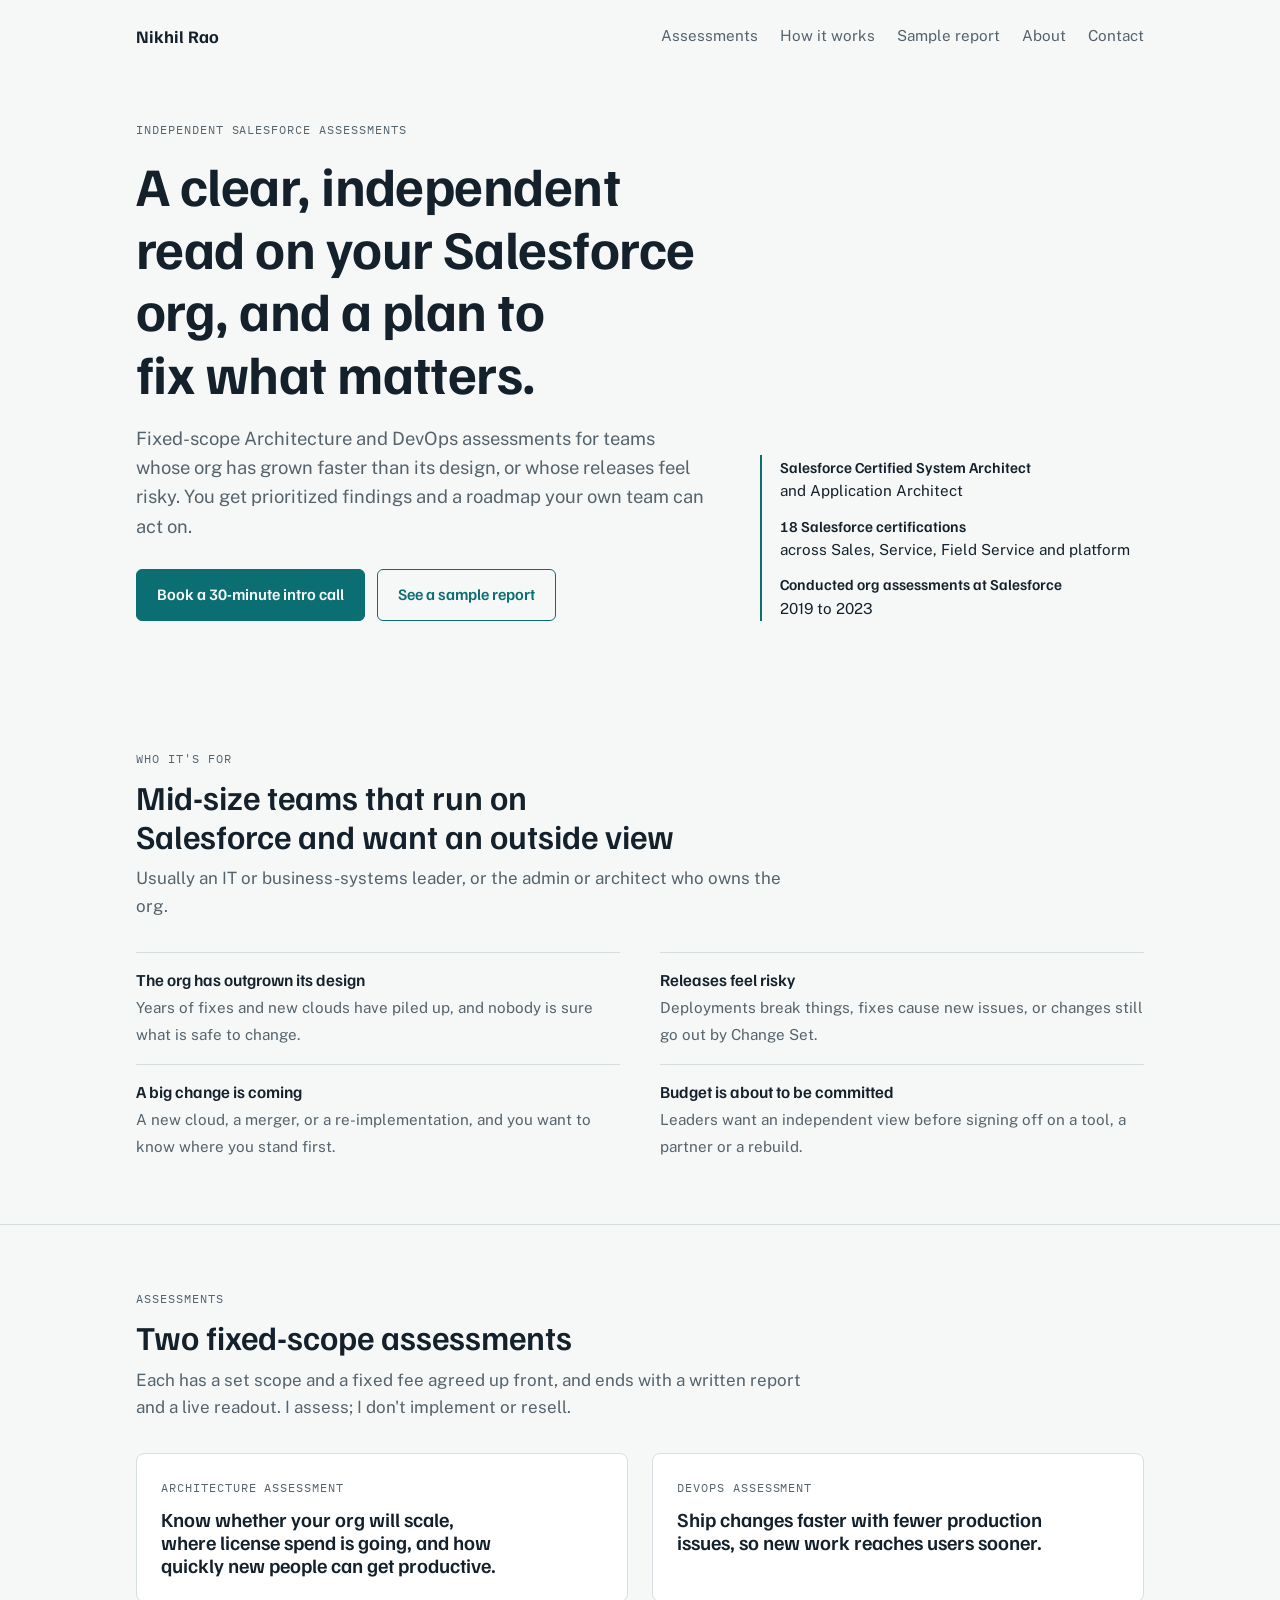
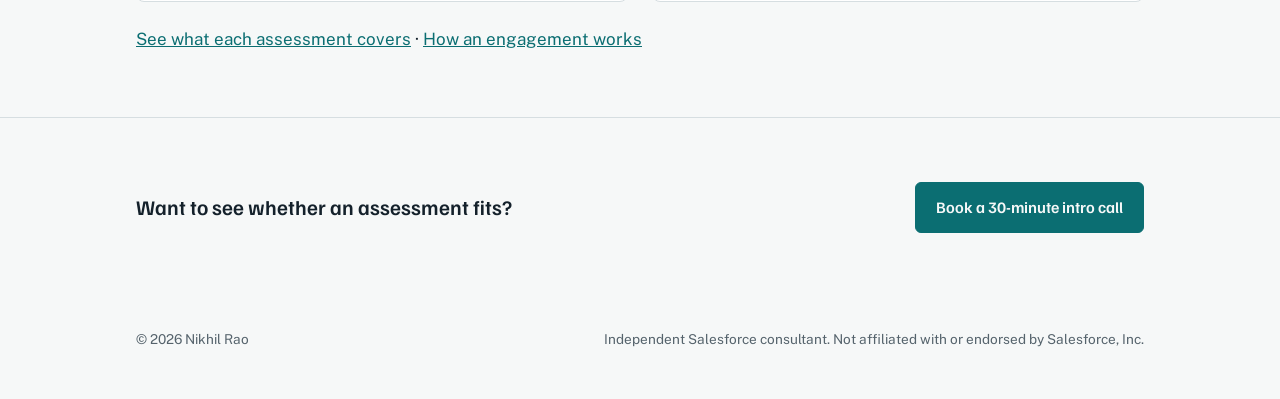
<file: index.html>
<!doctype html>
<html lang="en">
<head>
<meta charset="utf-8">
<meta name="viewport" content="width=device-width, initial-scale=1, viewport-fit=cover">
<meta name="claude:viewport-fit-sides" content="cover">
<title>Nikhil Rao Salesforce Assessments</title>
<meta name="description" content="Independent, fixed-scope Salesforce Architecture and DevOps assessments by Nikhil Rao, Salesforce Certified System and Application Architect.">
<link rel="preconnect" href="https://fonts.googleapis.com">
<link rel="preconnect" href="https://fonts.gstatic.com" crossorigin>
<link rel="stylesheet" href="https://fonts.googleapis.com/css2?family=Familjen+Grotesk:wght@500;600;700&family=Public+Sans:ital,wght@0,400;0,500;0,600;1,400&family=IBM+Plex+Mono:wght@400;500&display=swap">
<link rel="stylesheet" href="site.css">
</head>
<body>
<header class="top">
  <div class="wrap">
    <a class="brand" href="index.html">Nikhil Rao</a>
    <nav aria-label="Main">
      <a href="assessments.html">Assessments</a>
      <a href="how-it-works.html">How it works</a>
      <a href="sample-report.html">Sample report</a>
      <a href="about.html">About</a>
      <a href="contact.html">Contact</a>
    </nav>
  </div>
</header>

<main>
  <div class="hero">
    <div class="wrap">
      <div>
        <p class="label">Independent Salesforce assessments</p>
        <h1 style="margin-top:14px">A clear, independent read on your Salesforce org, and a plan to fix what matters.</h1>
        <p class="lede">Fixed-scope Architecture and DevOps assessments for teams whose org has grown faster than its design, or whose releases feel risky. You get prioritized findings and a roadmap your own team can act on.</p>
        <div class="cta-row">
          <a class="btn primary" href="https://calendar.app.google/TykURckgz5f3c3QM6" target="_blank" rel="noopener">Book a 30-minute intro call</a>
          <a class="btn secondary" href="sample-report.html">See a sample report</a>
        </div>
      </div>
      <div class="creds" aria-label="Credentials">
        <div><strong>Salesforce Certified System Architect</strong>and Application Architect</div>
        <div><strong>18 Salesforce certifications</strong>across Sales, Service, Field Service and platform</div>
        <div><strong>Conducted org assessments at Salesforce</strong>2019 to 2023</div>
      </div>
    </div>
  </div>

  <section id="fit">
    <div class="wrap">
      <div class="sec-head">
        <p class="label">Who it's for</p>
        <h2>Mid-size teams that run on Salesforce and want an outside view</h2>
        <p>Usually an IT or business-systems leader, or the admin or architect who owns the org.</p>
      </div>
      <ul class="fit">
        <li><strong>The org has outgrown its design</strong><span>Years of fixes and new clouds have piled up, and nobody is sure what is safe to change.</span></li>
        <li><strong>Releases feel risky</strong><span>Deployments break things, fixes cause new issues, or changes still go out by Change Set.</span></li>
        <li><strong>A big change is coming</strong><span>A new cloud, a merger, or a re-implementation, and you want to know where you stand first.</span></li>
        <li><strong>Budget is about to be committed</strong><span>Leaders want an independent view before signing off on a tool, a partner or a rebuild.</span></li>
      </ul>
    </div>
  </section>
  <section id="offer">
    <div class="wrap">
      <div class="sec-head">
        <p class="label">Assessments</p>
        <h2>Two fixed-scope assessments</h2>
        <p>Each has a set scope and a fixed fee agreed up front, and ends with a written report and a live readout. I assess; I don't implement or resell.</p>
      </div>
      <div class="teasers">
        <div class="teaser"><p class="label">Architecture Assessment</p><h3>Know whether your org will scale, where license spend is going, and how quickly new people can get productive.</h3></div>
        <div class="teaser"><p class="label">DevOps Assessment</p><h3>Ship changes faster with fewer production issues, so new work reaches users sooner.</h3></div>
      </div>
      <p class="more"><a href="assessments.html">See what each assessment covers</a> · <a href="how-it-works.html">How an engagement works</a></p>
    </div>
  </section>
  <section class="next">
    <div class="wrap">
      <p>Want to see whether an assessment fits?</p>
      <a class="btn primary" href="https://calendar.app.google/TykURckgz5f3c3QM6" target="_blank" rel="noopener">Book a 30-minute intro call</a>
    </div>
  </section>
</main>

<footer>
  <div class="wrap">
    <span>© 2026 Nikhil Rao</span>
    <span>Independent Salesforce consultant. Not affiliated with or endorsed by Salesforce, Inc.</span>
  </div>
</footer>
</body>
</html>
</file>
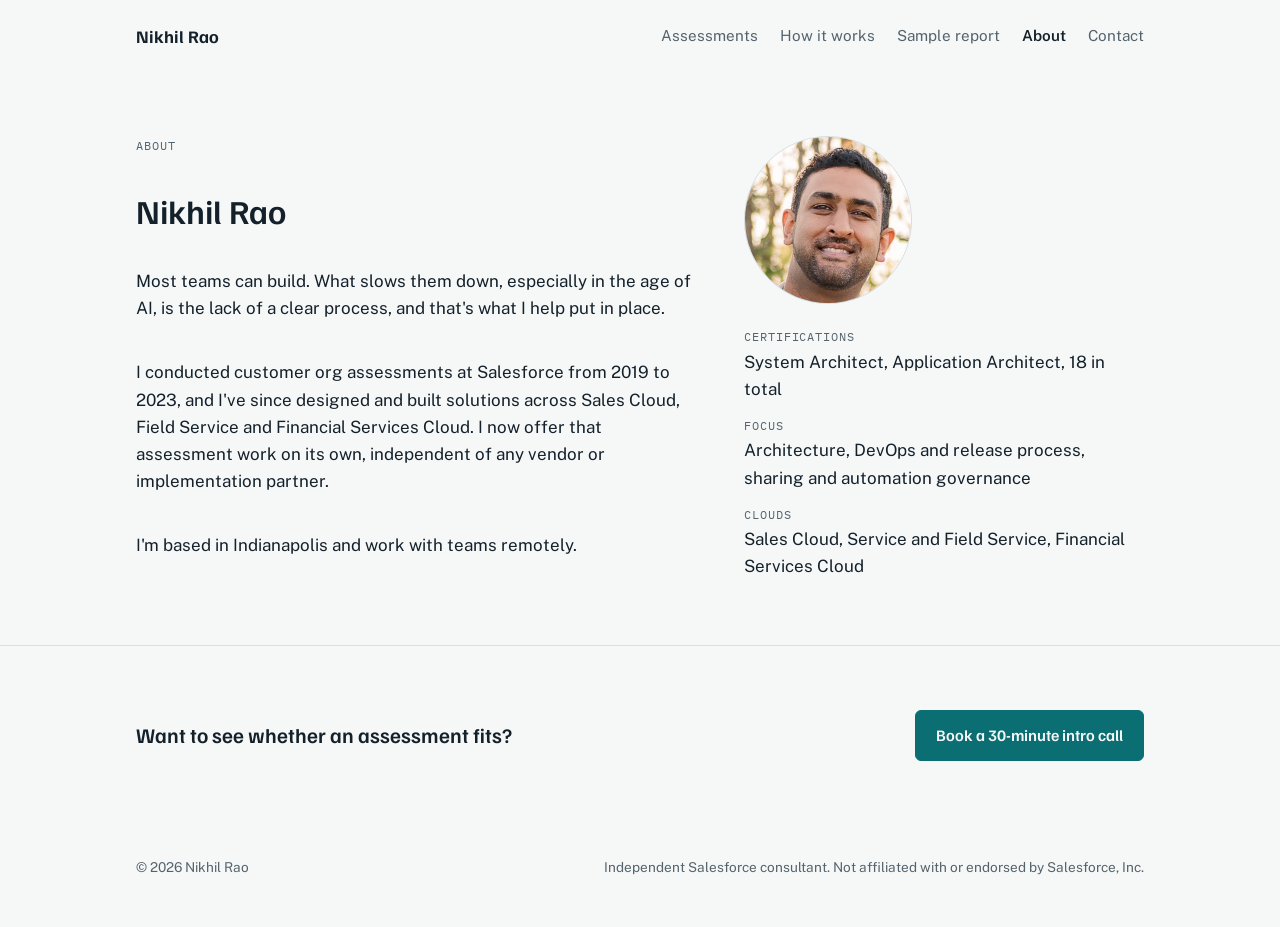
<file: about.html>
<!doctype html>
<html lang="en">
<head>
<meta charset="utf-8">
<meta name="viewport" content="width=device-width, initial-scale=1, viewport-fit=cover">
<meta name="claude:viewport-fit-sides" content="cover">
<title>About | Nikhil Rao Salesforce Assessments</title>
<meta name="description" content="Independent, fixed-scope Salesforce Architecture and DevOps assessments by Nikhil Rao, Salesforce Certified System and Application Architect.">
<link rel="preconnect" href="https://fonts.googleapis.com">
<link rel="preconnect" href="https://fonts.gstatic.com" crossorigin>
<link rel="stylesheet" href="https://fonts.googleapis.com/css2?family=Familjen+Grotesk:wght@500;600;700&family=Public+Sans:ital,wght@0,400;0,500;0,600;1,400&family=IBM+Plex+Mono:wght@400;500&display=swap">
<link rel="stylesheet" href="site.css">
</head>
<body>
<header class="top">
  <div class="wrap">
    <a class="brand" href="index.html">Nikhil Rao</a>
    <nav aria-label="Main">
      <a href="assessments.html">Assessments</a>
      <a href="how-it-works.html">How it works</a>
      <a href="sample-report.html">Sample report</a>
      <a href="about.html" aria-current="page">About</a>
      <a href="contact.html">Contact</a>
    </nav>
  </div>
</header>

<main>
  <section id="about">
    <div class="wrap about">
      <div class="copy">
        <p class="label">About</p>
        <h1>Nikhil Rao</h1>
        <p>Most teams can build. What slows them down, especially in the age of AI, is the lack of a clear process, and that's what I help put in place.</p>
        <p>I conducted customer org assessments at Salesforce from 2019 to 2023, and I've since designed and built solutions across Sales Cloud, Field Service and Financial Services Cloud. I now offer that assessment work on its own, independent of any vendor or implementation partner.</p>
        <p>I'm based in Indianapolis and work with teams remotely.</p>
      </div>
      <div class="about-side">
        <img class="headshot" src="nikhil-rao.jpg" alt="Photo of Nikhil Rao" width="280" height="280">
        <dl>
        <div><dt>Certifications</dt><dd>System Architect, Application Architect, 18 in total</dd></div>
        <div><dt>Focus</dt><dd>Architecture, DevOps and release process, sharing and automation governance</dd></div>
        <div><dt>Clouds</dt><dd>Sales Cloud, Service and Field Service, Financial Services Cloud</dd></div>
      </dl>
      </div>
    </div>
  </section>
  <section class="next">
    <div class="wrap">
      <p>Want to see whether an assessment fits?</p>
      <a class="btn primary" href="https://calendar.app.google/TykURckgz5f3c3QM6" target="_blank" rel="noopener">Book a 30-minute intro call</a>
    </div>
  </section>
</main>

<footer>
  <div class="wrap">
    <span>© 2026 Nikhil Rao</span>
    <span>Independent Salesforce consultant. Not affiliated with or endorsed by Salesforce, Inc.</span>
  </div>
</footer>
</body>
</html>
</file>
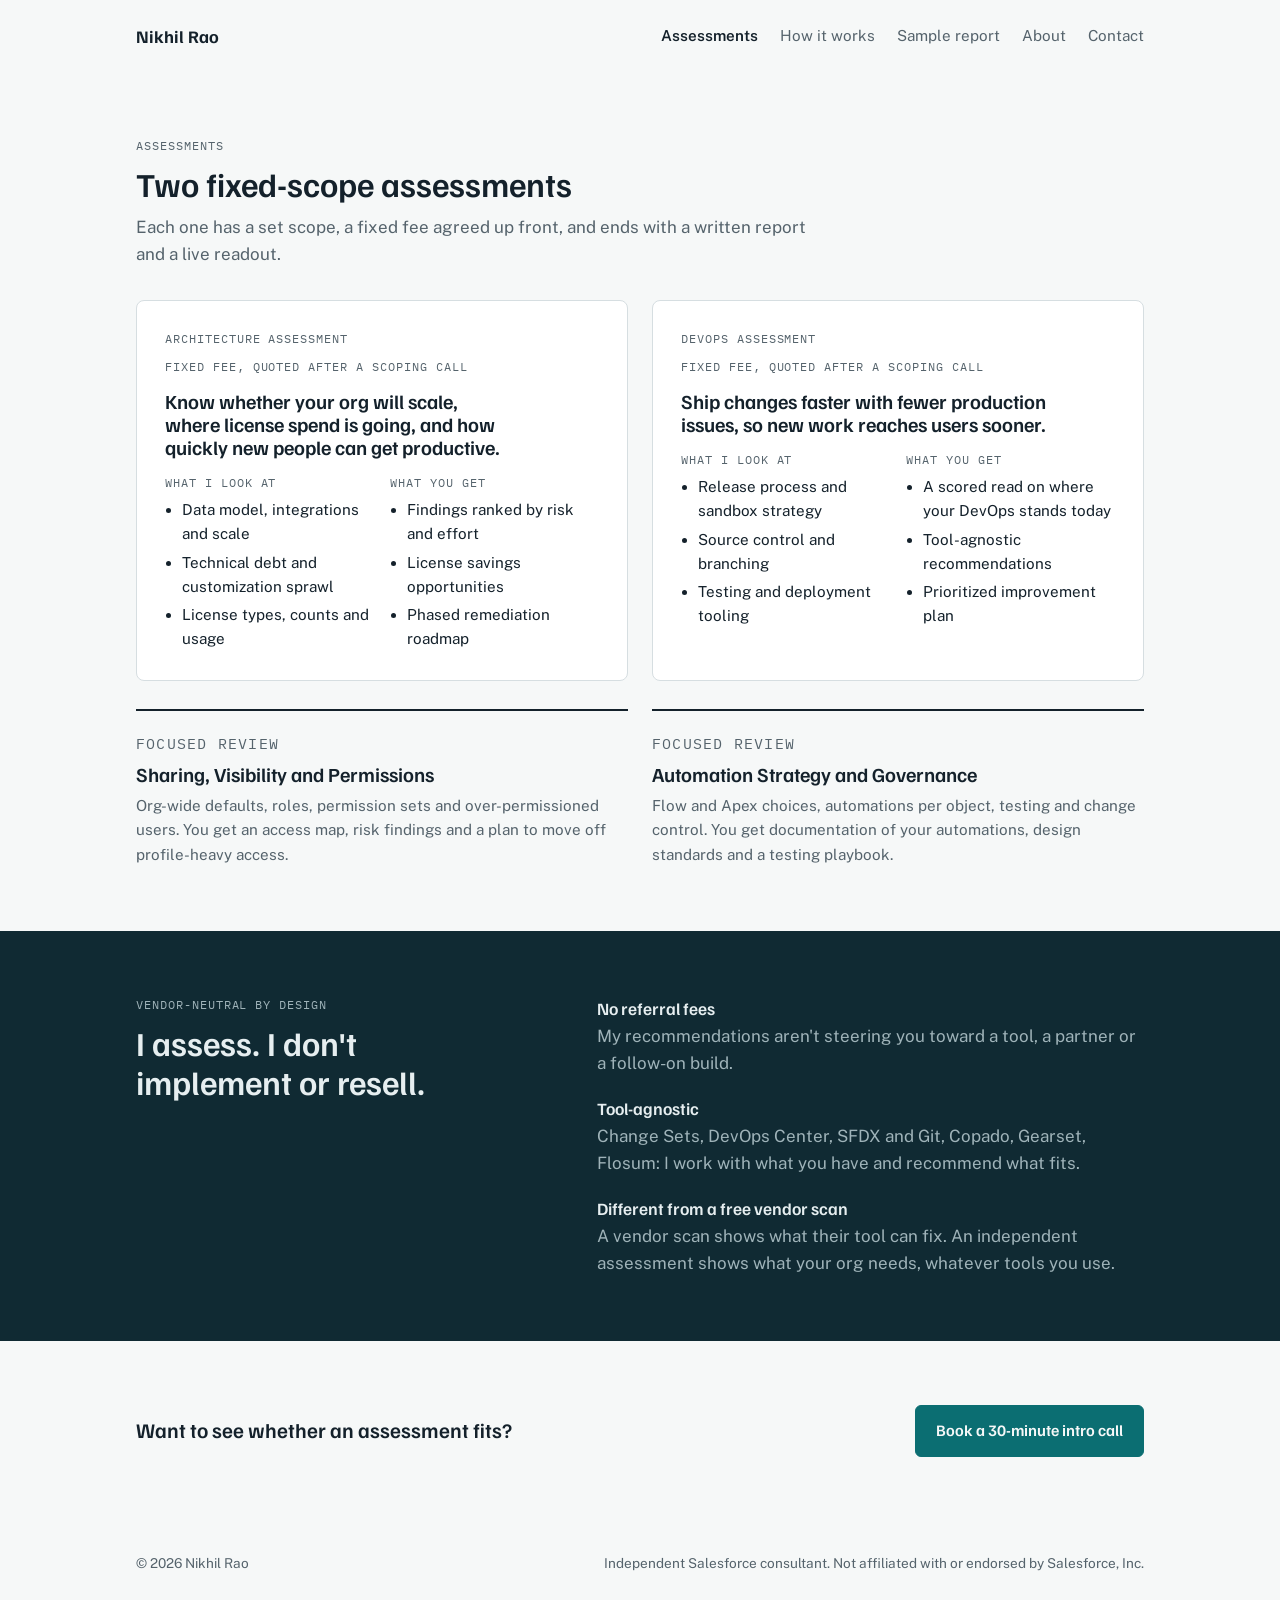
<file: assessments.html>
<!doctype html>
<html lang="en">
<head>
<meta charset="utf-8">
<meta name="viewport" content="width=device-width, initial-scale=1, viewport-fit=cover">
<meta name="claude:viewport-fit-sides" content="cover">
<title>Assessments | Nikhil Rao Salesforce Assessments</title>
<meta name="description" content="Independent, fixed-scope Salesforce Architecture and DevOps assessments by Nikhil Rao, Salesforce Certified System and Application Architect.">
<link rel="preconnect" href="https://fonts.googleapis.com">
<link rel="preconnect" href="https://fonts.gstatic.com" crossorigin>
<link rel="stylesheet" href="https://fonts.googleapis.com/css2?family=Familjen+Grotesk:wght@500;600;700&family=Public+Sans:ital,wght@0,400;0,500;0,600;1,400&family=IBM+Plex+Mono:wght@400;500&display=swap">
<link rel="stylesheet" href="site.css">
</head>
<body>
<header class="top">
  <div class="wrap">
    <a class="brand" href="index.html">Nikhil Rao</a>
    <nav aria-label="Main">
      <a href="assessments.html" aria-current="page">Assessments</a>
      <a href="how-it-works.html">How it works</a>
      <a href="sample-report.html">Sample report</a>
      <a href="about.html">About</a>
      <a href="contact.html">Contact</a>
    </nav>
  </div>
</header>

<main>
  <section id="services">
    <div class="wrap">
      <div class="sec-head">
        <p class="label">Assessments</p>
        <h1>Two fixed-scope assessments</h1>
        <p>Each one has a set scope, a fixed fee agreed up front, and ends with a written report and a live readout.</p>
      </div>
      <div class="services">
        <article class="svc">
          <div class="meta"><span class="label">Architecture Assessment</span><span class="label">Fixed fee, quoted after a scoping call</span></div>
          <h3>Know whether your org will scale, where license spend is going, and how quickly new people can get productive.</h3>
          <div class="svc-cols">
            <div><p class="label">What I look at</p>
              <ul><li>Data model, integrations and scale</li><li>Technical debt and customization sprawl</li><li>License types, counts and usage</li></ul></div>
            <div><p class="label">What you get</p>
              <ul><li>Findings ranked by risk and effort</li><li>License savings opportunities</li><li>Phased remediation roadmap</li></ul></div>
          </div>
        </article>
        <article class="svc">
          <div class="meta"><span class="label">DevOps Assessment</span><span class="label">Fixed fee, quoted after a scoping call</span></div>
          <h3>Ship changes faster with fewer production issues, so new work reaches users sooner.</h3>
          <div class="svc-cols">
            <div><p class="label">What I look at</p>
              <ul><li>Release process and sandbox strategy</li><li>Source control and branching</li><li>Testing and deployment tooling</li></ul></div>
            <div><p class="label">What you get</p>
              <ul><li>A scored read on where your DevOps stands today</li><li>Tool-agnostic recommendations</li><li>Prioritized improvement plan</li></ul></div>
          </div>
        </article>
      </div>
      <div class="addons">
        <div class="addon">
          <p class="label">Focused review</p>
          <h3>Sharing, Visibility and Permissions</h3>
          <p>Org-wide defaults, roles, permission sets and over-permissioned users. You get an access map, risk findings and a plan to move off profile-heavy access.</p>
        </div>
        <div class="addon">
          <p class="label">Focused review</p>
          <h3>Automation Strategy and Governance</h3>
          <p>Flow and Apex choices, automations per object, testing and change control. You get documentation of your automations, design standards and a testing playbook.</p>
        </div>
      </div>
    </div>
  </section>
  <section class="band" id="neutral">
    <div class="wrap">
      <div>
        <p class="label">Vendor-neutral by design</p>
        <h2>I assess. I don't implement or resell.</h2>
      </div>
      <div class="points">
        <div><strong>No referral fees</strong><p>My recommendations aren't steering you toward a tool, a partner or a follow-on build.</p></div>
        <div><strong>Tool-agnostic</strong><p>Change Sets, DevOps Center, SFDX and Git, Copado, Gearset, Flosum: I work with what you have and recommend what fits.</p></div>
        <div><strong>Different from a free vendor scan</strong><p>A vendor scan shows what their tool can fix. An independent assessment shows what your org needs, whatever tools you use.</p></div>
      </div>
    </div>
  </section>
  <section class="next">
    <div class="wrap">
      <p>Want to see whether an assessment fits?</p>
      <a class="btn primary" href="https://calendar.app.google/TykURckgz5f3c3QM6" target="_blank" rel="noopener">Book a 30-minute intro call</a>
    </div>
  </section>
</main>

<footer>
  <div class="wrap">
    <span>© 2026 Nikhil Rao</span>
    <span>Independent Salesforce consultant. Not affiliated with or endorsed by Salesforce, Inc.</span>
  </div>
</footer>
</body>
</html>
</file>
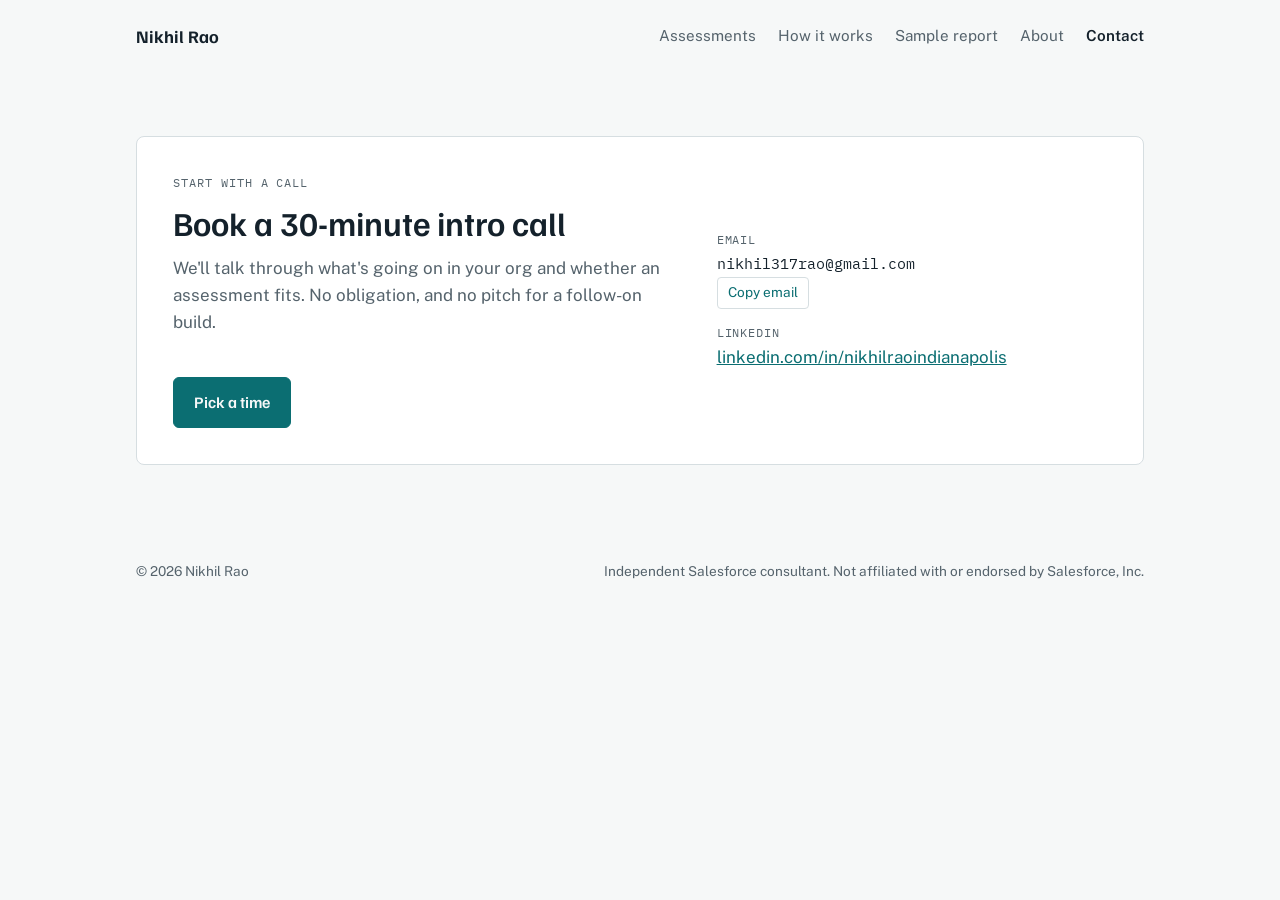
<file: contact.html>
<!doctype html>
<html lang="en">
<head>
<meta charset="utf-8">
<meta name="viewport" content="width=device-width, initial-scale=1, viewport-fit=cover">
<meta name="claude:viewport-fit-sides" content="cover">
<title>Contact | Nikhil Rao Salesforce Assessments</title>
<meta name="description" content="Independent, fixed-scope Salesforce Architecture and DevOps assessments by Nikhil Rao, Salesforce Certified System and Application Architect.">
<link rel="preconnect" href="https://fonts.googleapis.com">
<link rel="preconnect" href="https://fonts.gstatic.com" crossorigin>
<link rel="stylesheet" href="https://fonts.googleapis.com/css2?family=Familjen+Grotesk:wght@500;600;700&family=Public+Sans:ital,wght@0,400;0,500;0,600;1,400&family=IBM+Plex+Mono:wght@400;500&display=swap">
<link rel="stylesheet" href="site.css">
</head>
<body>
<header class="top">
  <div class="wrap">
    <a class="brand" href="index.html">Nikhil Rao</a>
    <nav aria-label="Main">
      <a href="assessments.html">Assessments</a>
      <a href="how-it-works.html">How it works</a>
      <a href="sample-report.html">Sample report</a>
      <a href="about.html">About</a>
      <a href="contact.html" aria-current="page">Contact</a>
    </nav>
  </div>
</header>

<main>
  <section id="contact">
    <div class="wrap">
      <div class="contact">
        <div class="copy">
          <p class="label">Start with a call</p>
          <h1>Book a 30-minute intro call</h1>
          <p>We'll talk through what's going on in your org and whether an assessment fits. No obligation, and no pitch for a follow-on build.</p>
          <div class="cta-row"><a class="btn primary" href="https://calendar.app.google/TykURckgz5f3c3QM6" target="_blank" rel="noopener">Pick a time</a></div>
        </div>
        <div class="reach">
          <div class="row"><span class="label">Email</span><code id="email">nikhil317rao@gmail.com</code><button class="copy-btn" id="copy-email" type="button">Copy email</button></div>
          <div class="row"><span class="label">LinkedIn</span><a href="https://www.linkedin.com/in/nikhilraoindianapolis" target="_blank" rel="noopener">linkedin.com/in/nikhilraoindianapolis</a></div>
        </div>
      </div>
    </div>
  </section>
</main>

<footer>
  <div class="wrap">
    <span>© 2026 Nikhil Rao</span>
    <span>Independent Salesforce consultant. Not affiliated with or endorsed by Salesforce, Inc.</span>
  </div>
</footer>

<script>
document.getElementById('copy-email').addEventListener('click', function () {
  var btn = this, text = document.getElementById('email').textContent;
  function selectIt() {
    var r = document.createRange(); r.selectNodeContents(document.getElementById('email'));
    var s = window.getSelection(); s.removeAllRanges(); s.addRange(r);
    btn.textContent = 'Selected, press Ctrl+C';
  }
  try {
    navigator.clipboard.writeText(text).then(function () { btn.textContent = 'Copied'; }, selectIt);
  } catch (e) { selectIt(); }
  setTimeout(function () { btn.textContent = 'Copy email'; }, 2500);
});
</script>
</body>
</html>
</file>
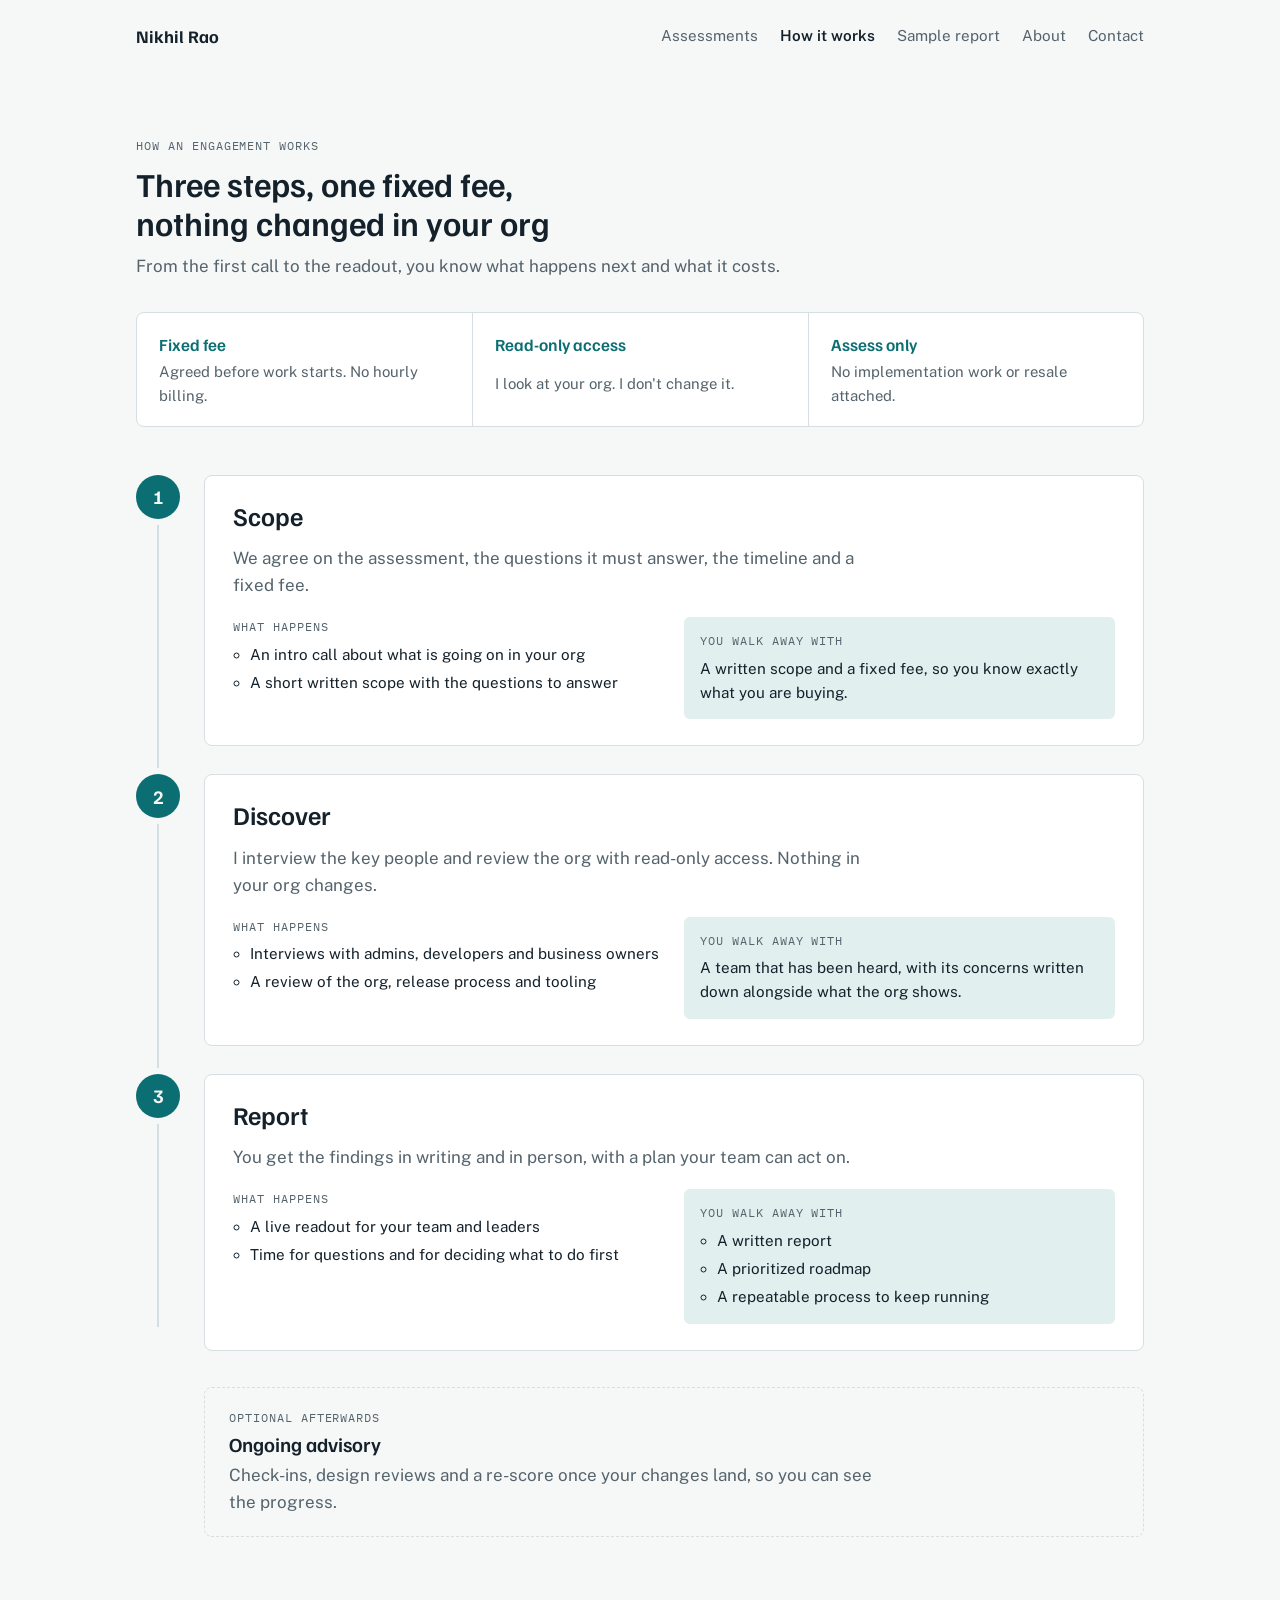
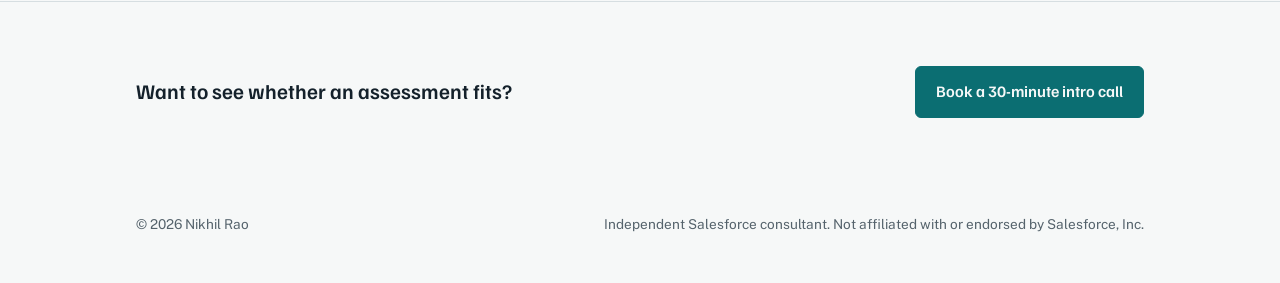
<file: how-it-works.html>
<!doctype html>
<html lang="en">
<head>
<meta charset="utf-8">
<meta name="viewport" content="width=device-width, initial-scale=1, viewport-fit=cover">
<meta name="claude:viewport-fit-sides" content="cover">
<title>How it works | Nikhil Rao Salesforce Assessments</title>
<meta name="description" content="Independent, fixed-scope Salesforce Architecture and DevOps assessments by Nikhil Rao, Salesforce Certified System and Application Architect.">
<link rel="preconnect" href="https://fonts.googleapis.com">
<link rel="preconnect" href="https://fonts.gstatic.com" crossorigin>
<link rel="stylesheet" href="https://fonts.googleapis.com/css2?family=Familjen+Grotesk:wght@500;600;700&family=Public+Sans:ital,wght@0,400;0,500;0,600;1,400&family=IBM+Plex+Mono:wght@400;500&display=swap">
<link rel="stylesheet" href="site.css">
</head>
<body>
<header class="top">
  <div class="wrap">
    <a class="brand" href="index.html">Nikhil Rao</a>
    <nav aria-label="Main">
      <a href="assessments.html">Assessments</a>
      <a href="how-it-works.html" aria-current="page">How it works</a>
      <a href="sample-report.html">Sample report</a>
      <a href="about.html">About</a>
      <a href="contact.html">Contact</a>
    </nav>
  </div>
</header>

<main>
  <section id="how">
    <div class="wrap">
      <div class="sec-head">
        <p class="label">How an engagement works</p>
        <h1>Three steps, one fixed fee, nothing changed in your org</h1>
        <p>From the first call to the readout, you know what happens next and what it costs.</p>
      </div>
      <div class="promises">
        <div><strong>Fixed fee</strong><span>Agreed before work starts. No hourly billing.</span></div>
        <div><strong>Read-only access</strong><span>I look at your org. I don't change it.</span></div>
        <div><strong>Assess only</strong><span>No implementation work or resale attached.</span></div>
      </div>
      <ol class="timeline">
        <li class="tl-step">
          <div class="tl-mark" aria-hidden="true">1</div>
          <div class="tl-card">
            <div class="tl-head"><h2>Scope</h2></div>
            <p>We agree on the assessment, the questions it must answer, the timeline and a fixed fee.</p>
            <div class="tl-cols">
              <div><p class="label">What happens</p><ul><li>An intro call about what is going on in your org</li><li>A short written scope with the questions to answer</li></ul></div>
              <div class="tl-out"><p class="label">You walk away with</p><p>A written scope and a fixed fee, so you know exactly what you are buying.</p></div>
            </div>
          </div>
        </li>
        <li class="tl-step">
          <div class="tl-mark" aria-hidden="true">2</div>
          <div class="tl-card">
            <div class="tl-head"><h2>Discover</h2></div>
            <p>I interview the key people and review the org with read-only access. Nothing in your org changes.</p>
            <div class="tl-cols">
              <div><p class="label">What happens</p><ul><li>Interviews with admins, developers and business owners</li><li>A review of the org, release process and tooling</li></ul></div>
              <div class="tl-out"><p class="label">You walk away with</p><p>A team that has been heard, with its concerns written down alongside what the org shows.</p></div>
            </div>
          </div>
        </li>
        <li class="tl-step">
          <div class="tl-mark" aria-hidden="true">3</div>
          <div class="tl-card">
            <div class="tl-head"><h2>Report</h2></div>
            <p>You get the findings in writing and in person, with a plan your team can act on.</p>
            <div class="tl-cols">
              <div><p class="label">What happens</p><ul><li>A live readout for your team and leaders</li><li>Time for questions and for deciding what to do first</li></ul></div>
              <div class="tl-out"><p class="label">You walk away with</p><ul><li>A written report</li><li>A prioritized roadmap</li><li>A repeatable process to keep running</li></ul></div>
            </div>
          </div>
        </li>
      </ol>
      <div class="optional">
        <p class="label">Optional afterwards</p>
        <h3>Ongoing advisory</h3>
        <p>Check-ins, design reviews and a re-score once your changes land, so you can see the progress.</p>
      </div>
    </div>
  </section>
  <section class="next">
    <div class="wrap">
      <p>Want to see whether an assessment fits?</p>
      <a class="btn primary" href="https://calendar.app.google/TykURckgz5f3c3QM6" target="_blank" rel="noopener">Book a 30-minute intro call</a>
    </div>
  </section>
</main>

<footer>
  <div class="wrap">
    <span>© 2026 Nikhil Rao</span>
    <span>Independent Salesforce consultant. Not affiliated with or endorsed by Salesforce, Inc.</span>
  </div>
</footer>
</body>
</html>
</file>
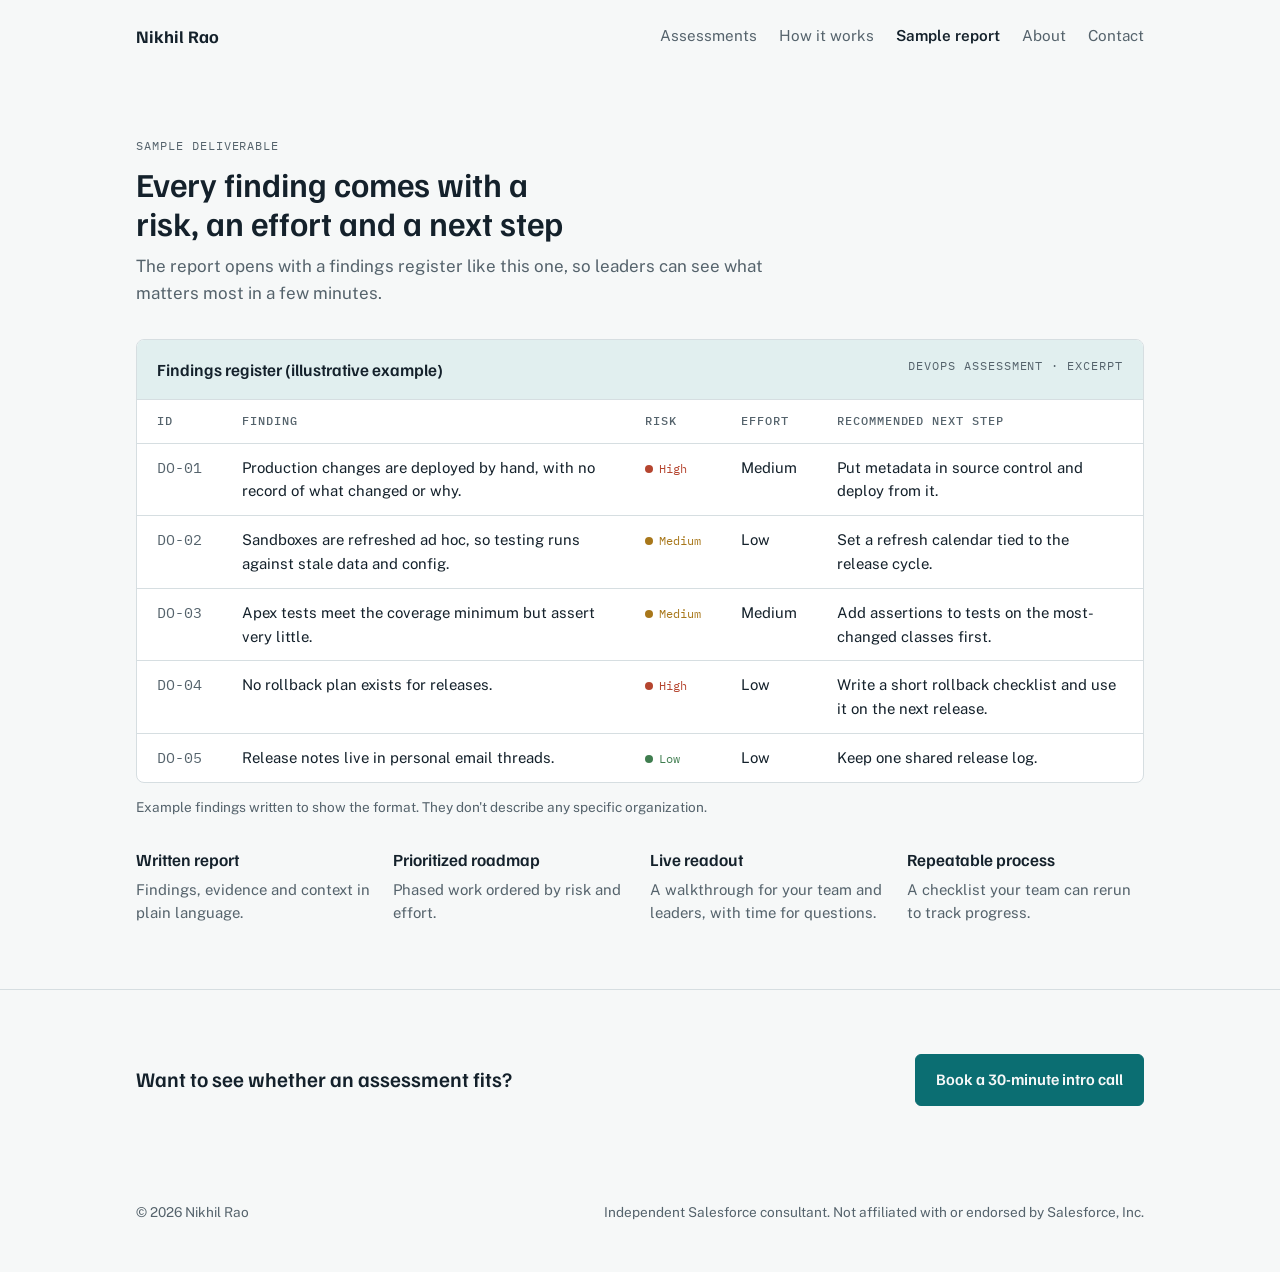
<file: sample-report.html>
<!doctype html>
<html lang="en">
<head>
<meta charset="utf-8">
<meta name="viewport" content="width=device-width, initial-scale=1, viewport-fit=cover">
<meta name="claude:viewport-fit-sides" content="cover">
<title>Sample report | Nikhil Rao Salesforce Assessments</title>
<meta name="description" content="Independent, fixed-scope Salesforce Architecture and DevOps assessments by Nikhil Rao, Salesforce Certified System and Application Architect.">
<link rel="preconnect" href="https://fonts.googleapis.com">
<link rel="preconnect" href="https://fonts.gstatic.com" crossorigin>
<link rel="stylesheet" href="https://fonts.googleapis.com/css2?family=Familjen+Grotesk:wght@500;600;700&family=Public+Sans:ital,wght@0,400;0,500;0,600;1,400&family=IBM+Plex+Mono:wght@400;500&display=swap">
<link rel="stylesheet" href="site.css">
</head>
<body>
<header class="top">
  <div class="wrap">
    <a class="brand" href="index.html">Nikhil Rao</a>
    <nav aria-label="Main">
      <a href="assessments.html">Assessments</a>
      <a href="how-it-works.html">How it works</a>
      <a href="sample-report.html" aria-current="page">Sample report</a>
      <a href="about.html">About</a>
      <a href="contact.html">Contact</a>
    </nav>
  </div>
</header>

<main>
  <section id="sample">
    <div class="wrap">
      <div class="sec-head">
        <p class="label">Sample deliverable</p>
        <h1>Every finding comes with a risk, an effort and a next step</h1>
        <p>The report opens with a findings register like this one, so leaders can see what matters most in a few minutes.</p>
      </div>
      <div class="register">
        <div class="register-head"><strong>Findings register (illustrative example)</strong><span class="label">DevOps Assessment · excerpt</span></div>
        <div class="table-scroll">
          <table>
            <thead><tr><th>ID</th><th>Finding</th><th>Risk</th><th>Effort</th><th>Recommended next step</th></tr></thead>
            <tbody>
              <tr><td class="id">DO-01</td><td>Production changes are deployed by hand, with no record of what changed or why.</td><td><span class="sev high">High</span></td><td>Medium</td><td>Put metadata in source control and deploy from it.</td></tr>
              <tr><td class="id">DO-02</td><td>Sandboxes are refreshed ad hoc, so testing runs against stale data and config.</td><td><span class="sev med">Medium</span></td><td>Low</td><td>Set a refresh calendar tied to the release cycle.</td></tr>
              <tr><td class="id">DO-03</td><td>Apex tests meet the coverage minimum but assert very little.</td><td><span class="sev med">Medium</span></td><td>Medium</td><td>Add assertions to tests on the most-changed classes first.</td></tr>
              <tr><td class="id">DO-04</td><td>No rollback plan exists for releases.</td><td><span class="sev high">High</span></td><td>Low</td><td>Write a short rollback checklist and use it on the next release.</td></tr>
              <tr><td class="id">DO-05</td><td>Release notes live in personal email threads.</td><td><span class="sev low">Low</span></td><td>Low</td><td>Keep one shared release log.</td></tr>
            </tbody>
          </table>
        </div>
      </div>
      <p class="note">Example findings written to show the format. They don't describe any specific organization.</p>
      <div class="deliverables">
        <div><strong>Written report</strong><span>Findings, evidence and context in plain language.</span></div>
        <div><strong>Prioritized roadmap</strong><span>Phased work ordered by risk and effort.</span></div>
        <div><strong>Live readout</strong><span>A walkthrough for your team and leaders, with time for questions.</span></div>
        <div><strong>Repeatable process</strong><span>A checklist your team can rerun to track progress.</span></div>
      </div>
    </div>
  </section>
  <section class="next">
    <div class="wrap">
      <p>Want to see whether an assessment fits?</p>
      <a class="btn primary" href="https://calendar.app.google/TykURckgz5f3c3QM6" target="_blank" rel="noopener">Book a 30-minute intro call</a>
    </div>
  </section>
</main>

<footer>
  <div class="wrap">
    <span>© 2026 Nikhil Rao</span>
    <span>Independent Salesforce consultant. Not affiliated with or endorsed by Salesforce, Inc.</span>
  </div>
</footer>
</body>
</html>
</file>
<file: site.css>
/* Layout: one calm column with a wide "findings register" band in the middle, the way an assessment report reads: summary first, then detail. */
:root {
  --ink: #14212b;
  --paper: #f6f8f8;
  --surface: #ffffff;
  --muted: #55636c;
  --line: #d6dee1;
  --accent: #0b6e72;
  --accent-soft: #e1efef;
  --high: #b5452f;
  --med: #a8771a;
  --low: #3f7d4f;
  --flag-bg: #fff2c9;
  --flag-fg: #6b4e00;
  --band: #102a33;
  --band-fg: #e6eef0;
  --band-muted: #9fb3b9;
  --display: "Familjen Grotesk", "Helvetica Neue", Arial, sans-serif;
  --body: "Public Sans", system-ui, -apple-system, "Segoe UI", sans-serif;
  --mono: "IBM Plex Mono", ui-monospace, Menlo, Consolas, monospace;
}
@media (prefers-color-scheme: dark) {
  :root:not([data-theme="light"]) {
    --ink: #e4ebed; --paper: #0e171c; --surface: #15222a; --muted: #9aabb2; --line: #2a3b44;
    --accent: #5cc3c4; --accent-soft: #173539; --high: #e88a73; --med: #e0b45c; --low: #86c493;
    --flag-bg: #4a3a0b; --flag-fg: #ffe28a; --band: #0a1216; --band-fg: #e4ebed; --band-muted: #8fa4ab;
    color-scheme: dark;
  }
}
:root[data-theme="dark"] {
  --ink: #e4ebed; --paper: #0e171c; --surface: #15222a; --muted: #9aabb2; --line: #2a3b44;
  --accent: #5cc3c4; --accent-soft: #173539; --high: #e88a73; --med: #e0b45c; --low: #86c493;
  --flag-bg: #4a3a0b; --flag-fg: #ffe28a; --band: #0a1216; --band-fg: #e4ebed; --band-muted: #8fa4ab;
  color-scheme: dark;
}

* { box-sizing: border-box; }
:root { padding-top: env(safe-area-inset-top, 0px); padding-bottom: env(safe-area-inset-bottom, 0px); }
body { margin: 0; }
img { max-width: 100%; }
[hidden] { display: none !important; }
body { background: var(--paper); color: var(--ink); font-family: var(--body); font-size: 17px; line-height: 1.6; }
.wrap { max-width: 1040px; margin: 0 auto; padding-left: max(16px, env(safe-area-inset-left, 0px)); padding-right: max(16px, env(safe-area-inset-right, 0px)); }
h1, h2, h3 { font-family: var(--display); line-height: 1.15; text-wrap: balance; margin: 0; }
.sec-head h1, .about h1, .contact h1, h2 { font-size: clamp(1.6rem, 3vw, 2.1rem); font-weight: 600; }
h3 { font-size: 1.25rem; font-weight: 600; }
p { margin: 0; }
a { color: var(--accent); }
a:focus-visible, button:focus-visible { outline: 2px solid var(--accent); outline-offset: 3px; border-radius: 3px; }
.label { font-family: var(--mono); font-size: 0.75rem; letter-spacing: 0.08em; text-transform: uppercase; color: var(--muted); }

/* Draft notice */
.draft { background: var(--flag-bg); color: var(--flag-fg); font-size: 0.9rem; }
.draft .wrap { padding-block: 10px; }

/* Header */
header.top .wrap { display: flex; flex-wrap: wrap; align-items: center; justify-content: space-between; gap: 12px 24px; padding-block: 22px; }
.brand { font-family: var(--display); font-weight: 700; font-size: 1.1rem; color: var(--ink); text-decoration: none; }
nav { display: flex; flex-wrap: wrap; gap: 6px 22px; font-size: 0.95rem; }
nav a { color: var(--muted); text-decoration: none; }
nav a:hover { color: var(--accent); }

/* Hero */
.hero .wrap { padding-block: 48px 64px; display: grid; grid-template-columns: minmax(0, 1.5fr) minmax(0, 1fr); gap: 48px; align-items: end; }
.hero h1 { font-size: clamp(2.2rem, 5vw, 3.4rem); font-weight: 700; letter-spacing: -0.01em; }
.hero .lede { margin-top: 20px; font-size: 1.15rem; color: var(--muted); max-width: 34em; }
.cta-row { margin-top: 28px; display: flex; flex-wrap: wrap; gap: 12px; }
.btn { display: inline-block; font-family: var(--display); font-weight: 600; font-size: 1rem; padding: 12px 20px; border-radius: 6px; text-decoration: none; border: 1.5px solid var(--accent); }
.btn.primary { background: var(--accent); color: var(--paper); }
.btn.secondary { color: var(--accent); background: transparent; }
.creds { border-left: 2px solid var(--accent); padding-left: 18px; display: grid; gap: 10px; font-size: 0.95rem; }
.creds strong { font-family: var(--display); font-weight: 600; display: block; }

section { padding-block: 64px; }
section + section { border-top: 1px solid var(--line); }
.sec-head { display: grid; gap: 10px; margin-bottom: 32px; max-width: 40em; }
.sec-head p { color: var(--muted); }

/* Who it's for */
.fit { display: grid; grid-template-columns: repeat(2, minmax(0, 1fr)); gap: 16px 40px; list-style: none; margin: 0; padding: 0; }
.fit li { padding-top: 14px; border-top: 1px solid var(--line); }
.fit li strong { display: block; font-family: var(--display); font-weight: 600; font-size: 1.05rem; }
.fit li span { color: var(--muted); font-size: 0.95rem; }

/* Services */
.services { display: grid; grid-template-columns: repeat(2, minmax(0, 1fr)); gap: 24px; }
.svc { background: var(--surface); border: 1px solid var(--line); border-radius: 8px; padding: 28px; display: grid; gap: 14px; align-content: start; }
.svc .meta { display: flex; flex-wrap: wrap; gap: 8px 16px; }
.svc .lede { color: var(--muted); }
.svc-cols { display: grid; grid-template-columns: repeat(2, minmax(0, 1fr)); gap: 16px; }
.svc ul { margin: 6px 0 0; padding-left: 1.1em; font-size: 0.95rem; }
.svc li + li { margin-top: 4px; }
.addons { margin-top: 28px; display: grid; grid-template-columns: repeat(2, minmax(0, 1fr)); gap: 24px; }
.addon { padding: 20px 0 0; border-top: 2px solid var(--ink); display: grid; gap: 8px; }
.addon p { color: var(--muted); font-size: 0.95rem; }

/* Stance band */
.band { background: var(--band); color: var(--band-fg); border-top: 0 !important; }
.band + section { border-top: 0; }
.band .wrap { display: grid; grid-template-columns: minmax(0, 1fr) minmax(0, 1.3fr); gap: 40px; }
.band .label { color: var(--band-muted); }
.band h2 { margin-top: 10px; }
.band .points { display: grid; gap: 18px; }
.band .points p { color: var(--band-muted); }
.band .points strong { color: var(--band-fg); display: block; font-family: var(--display); font-weight: 600; font-size: 1.08rem; }

/* Steps */
.steps { list-style: none; margin: 0; padding: 0; display: grid; grid-template-columns: repeat(3, minmax(0, 1fr)); gap: 24px; counter-reset: step; }
.steps li { counter-increment: step; display: grid; gap: 8px; align-content: start; }
.steps li::before { content: "Step " counter(step); font-family: var(--mono); font-size: 0.75rem; letter-spacing: 0.08em; text-transform: uppercase; color: var(--accent); }
.steps p { color: var(--muted); font-size: 0.95rem; }
.after { margin-top: 28px; color: var(--muted); font-size: 0.95rem; max-width: 46em; }

/* Sample findings register */
.register { background: var(--surface); border: 1px solid var(--line); border-radius: 8px; overflow: hidden; }
.register-head { display: flex; flex-wrap: wrap; justify-content: space-between; gap: 8px 20px; padding: 16px 20px; border-bottom: 1px solid var(--line); background: var(--accent-soft); }
.register-head strong { font-family: var(--display); font-weight: 600; }
.table-scroll { overflow-x: auto; }
table { width: 100%; border-collapse: collapse; font-size: 0.93rem; min-width: 640px; }
th, td { text-align: left; padding: 12px 20px; border-bottom: 1px solid var(--line); vertical-align: top; }
th { font-family: var(--mono); font-weight: 500; font-size: 0.72rem; letter-spacing: 0.08em; text-transform: uppercase; color: var(--muted); }
tr:last-child td { border-bottom: 0; }
td.id { font-family: var(--mono); color: var(--muted); white-space: nowrap; }
.sev { display: inline-flex; align-items: center; gap: 6px; font-family: var(--mono); font-size: 0.78rem; white-space: nowrap; }
.sev::before { content: ""; width: 8px; height: 8px; border-radius: 50%; background: currentColor; }
.sev.high { color: var(--high); } .sev.med { color: var(--med); } .sev.low { color: var(--low); }
.deliverables { margin-top: 28px; display: grid; grid-template-columns: repeat(4, minmax(0, 1fr)); gap: 20px; }
.deliverables div { display: grid; gap: 4px; }
.deliverables strong { font-family: var(--display); font-weight: 600; }
.deliverables span { color: var(--muted); font-size: 0.93rem; }
.note { margin-top: 14px; font-size: 0.85rem; color: var(--muted); }

/* About */
.about { display: grid; grid-template-columns: minmax(0, 1.4fr) minmax(0, 1fr); gap: 48px; }
.about .copy { display: grid; gap: 16px; max-width: 36em; }
.about dl { margin: 0; display: grid; gap: 14px; align-content: start; }
.about dt { font-family: var(--mono); font-size: 0.72rem; letter-spacing: 0.08em; text-transform: uppercase; color: var(--muted); }
.about dd { margin: 2px 0 0; }

/* Contact */
.contact { background: var(--surface); border: 1px solid var(--line); border-radius: 8px; padding: 36px; display: grid; grid-template-columns: minmax(0, 1.3fr) minmax(0, 1fr); gap: 36px; align-items: center; }
.contact .copy { display: grid; gap: 12px; }
.contact .copy p { color: var(--muted); }
.reach { display: grid; gap: 14px; }
.reach .row { display: grid; gap: 2px; }
.reach code { font-family: var(--mono); font-size: 0.95rem; user-select: all; word-break: break-all; }
.copy-btn { justify-self: start; font: inherit; font-size: 0.85rem; color: var(--accent); background: none; border: 1px solid var(--line); border-radius: 4px; padding: 4px 10px; cursor: pointer; }

footer .wrap { padding-block: 32px 48px; color: var(--muted); font-size: 0.85rem; display: flex; flex-wrap: wrap; justify-content: space-between; gap: 8px 24px; }

@media (max-width: 820px) {
  .hero .wrap, .band .wrap, .about, .contact { grid-template-columns: minmax(0, 1fr); }
  .hero .wrap { gap: 32px; padding-block: 32px 48px; }
  .services, .addons, .fit { grid-template-columns: minmax(0, 1fr); }
  .steps { grid-template-columns: minmax(0, 1fr); }
  .deliverables { grid-template-columns: repeat(2, minmax(0, 1fr)); }
  section { padding-block: 48px; }
  .contact { padding: 24px; }
}
@media (max-width: 480px) {
  .svc-cols, .deliverables { grid-template-columns: minmax(0, 1fr); }
  .svc { padding: 20px; }
}
@media (prefers-reduced-motion: reduce) { * { scroll-behavior: auto !important; } }
html { scroll-behavior: smooth; }

nav a[aria-current="page"] { color: var(--ink); font-weight: 600; }
.more { margin-top: 24px; }
.teasers { display: grid; grid-template-columns: repeat(2, minmax(0, 1fr)); gap: 24px; }
.teaser { background: var(--surface); border: 1px solid var(--line); border-radius: 8px; padding: 24px; display: grid; gap: 10px; align-content: start; }
.teaser p { color: var(--muted); }
.next .wrap { display: flex; flex-wrap: wrap; align-items: center; justify-content: space-between; gap: 16px 32px; }
.next p { font-family: var(--display); font-size: 1.3rem; font-weight: 600; }
.about-side { display: grid; gap: 24px; align-content: start; }
.headshot { width: 168px; height: 168px; border-radius: 50%; object-fit: cover; border: 1px solid var(--line); }

.promises { display: grid; grid-template-columns: repeat(3, minmax(0, 1fr)); gap: 0; border: 1px solid var(--line); border-radius: 8px; background: var(--surface); margin-bottom: 48px; }
.promises > div { padding: 18px 22px; display: grid; gap: 2px; }
.promises > div + div { border-left: 1px solid var(--line); }
.promises strong { font-family: var(--display); font-weight: 600; color: var(--accent); }
.promises span { color: var(--muted); font-size: 0.93rem; }
.timeline { list-style: none; margin: 0; padding: 0; display: grid; gap: 28px; position: relative; }
.timeline::before { content: ""; position: absolute; left: 21px; top: 24px; bottom: 24px; width: 2px; background: var(--line); }
.tl-step { display: grid; grid-template-columns: 44px minmax(0, 1fr); gap: 24px; position: relative; }
.tl-mark { width: 44px; height: 44px; border-radius: 50%; background: var(--accent); color: var(--paper); font-family: var(--display); font-weight: 700; font-size: 1.2rem; display: grid; place-items: center; position: relative; z-index: 1; box-shadow: 0 0 0 6px var(--paper); }
.tl-card { background: var(--surface); border: 1px solid var(--line); border-radius: 8px; padding: 26px 28px; display: grid; gap: 14px; }
.tl-head { display: flex; flex-wrap: wrap; align-items: baseline; justify-content: space-between; gap: 6px 16px; }
.tl-head h2 { font-size: 1.6rem; }
.tl-card > p { color: var(--muted); max-width: 38em; }
.tl-cols { display: grid; grid-template-columns: repeat(2, minmax(0, 1fr)); gap: 20px; margin-top: 4px; }
.tl-cols ul { margin: 6px 0 0; padding-left: 1.1em; font-size: 0.95rem; }
.tl-cols li + li { margin-top: 4px; }
.tl-out { background: var(--accent-soft); border-radius: 6px; padding: 14px 16px; font-size: 0.95rem; }
.tl-out > p:not(.label) { margin-top: 6px; }
.optional { margin-top: 36px; margin-left: 68px; padding: 20px 24px; border: 1.5px dashed var(--line); border-radius: 8px; display: grid; gap: 6px; }
.optional p:not(.label) { color: var(--muted); max-width: 38em; }
@media (max-width: 820px) {
  .promises { grid-template-columns: minmax(0, 1fr); }
  .promises > div + div { border-left: 0; border-top: 1px solid var(--line); }
  .tl-cols { grid-template-columns: minmax(0, 1fr); }
}
@media (max-width: 560px) {
  .timeline::before { left: 17px; }
  .tl-step { grid-template-columns: 36px minmax(0, 1fr); gap: 14px; }
  .tl-mark { width: 36px; height: 36px; font-size: 1rem; box-shadow: 0 0 0 4px var(--paper); }
  .tl-card { padding: 18px; }
  .optional { margin-left: 0; }
}

@media (max-width: 820px) { .teasers { grid-template-columns: minmax(0, 1fr); } }
</file>
